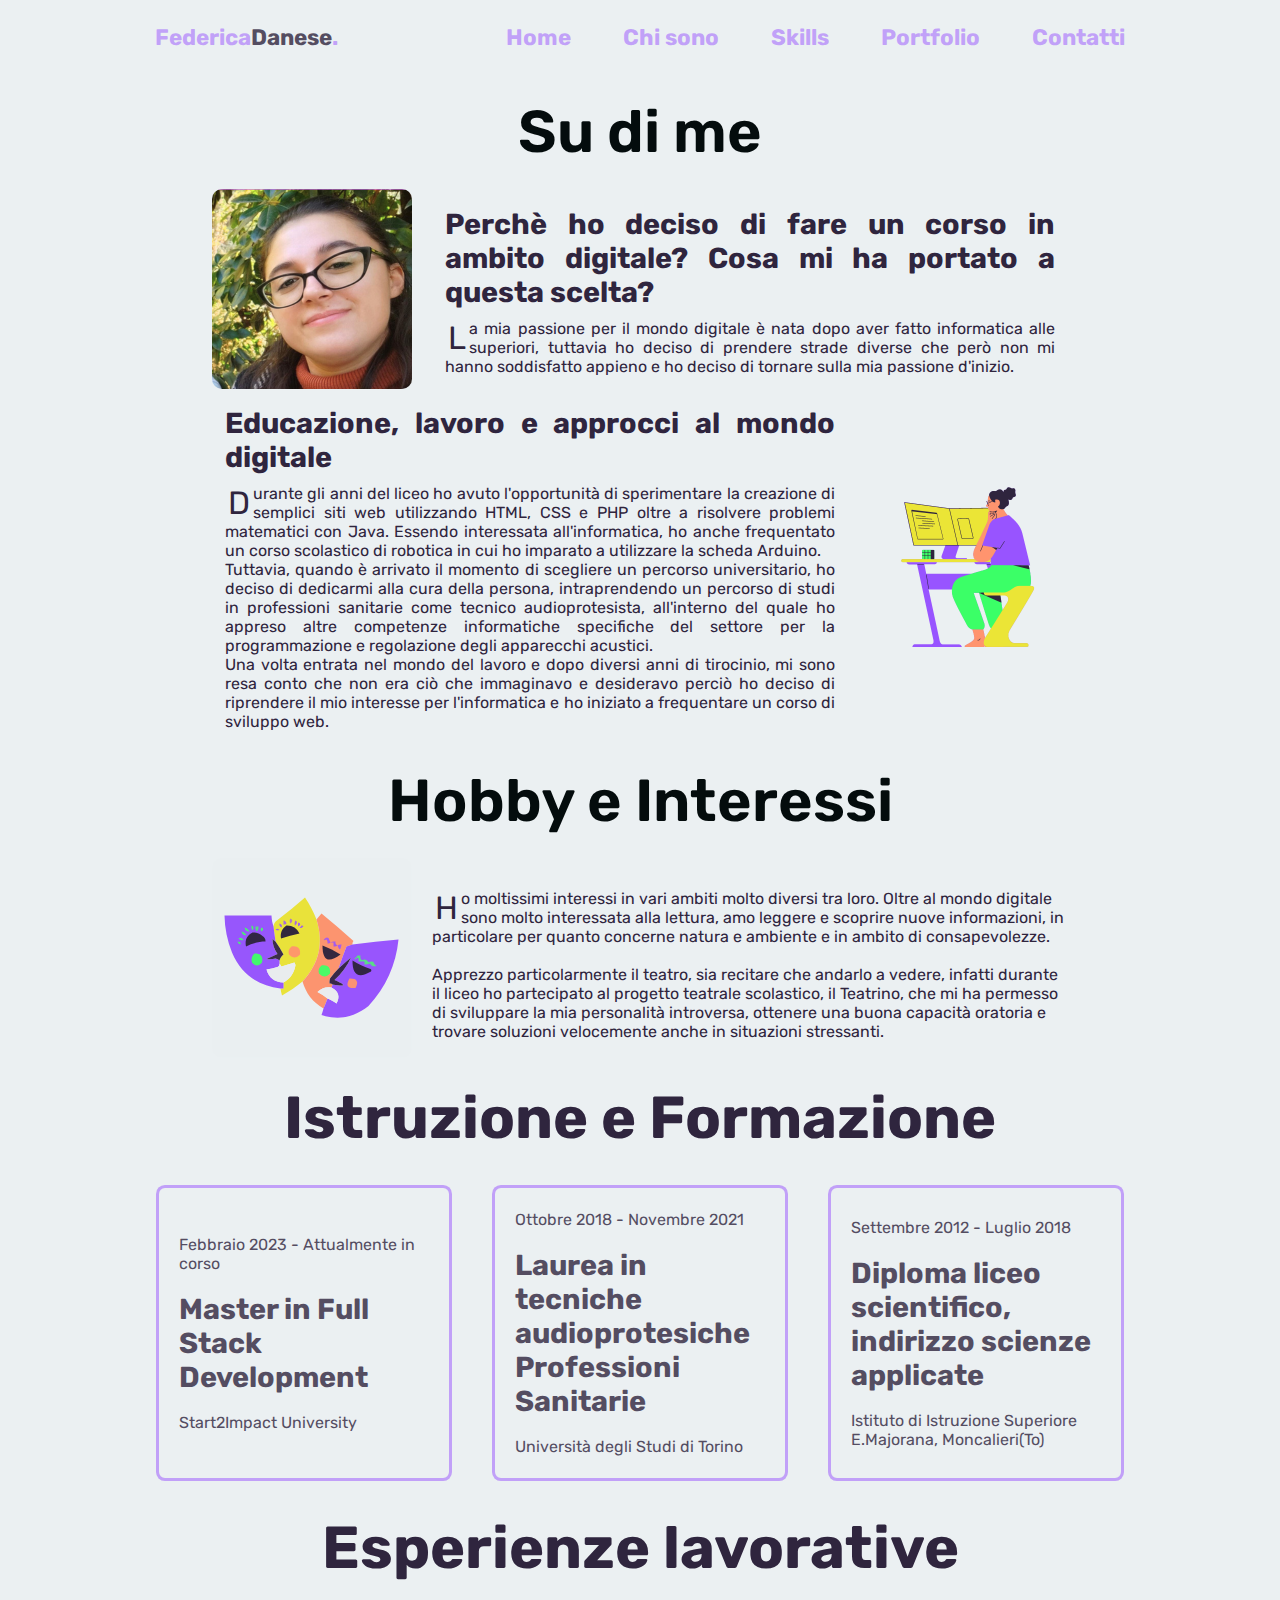
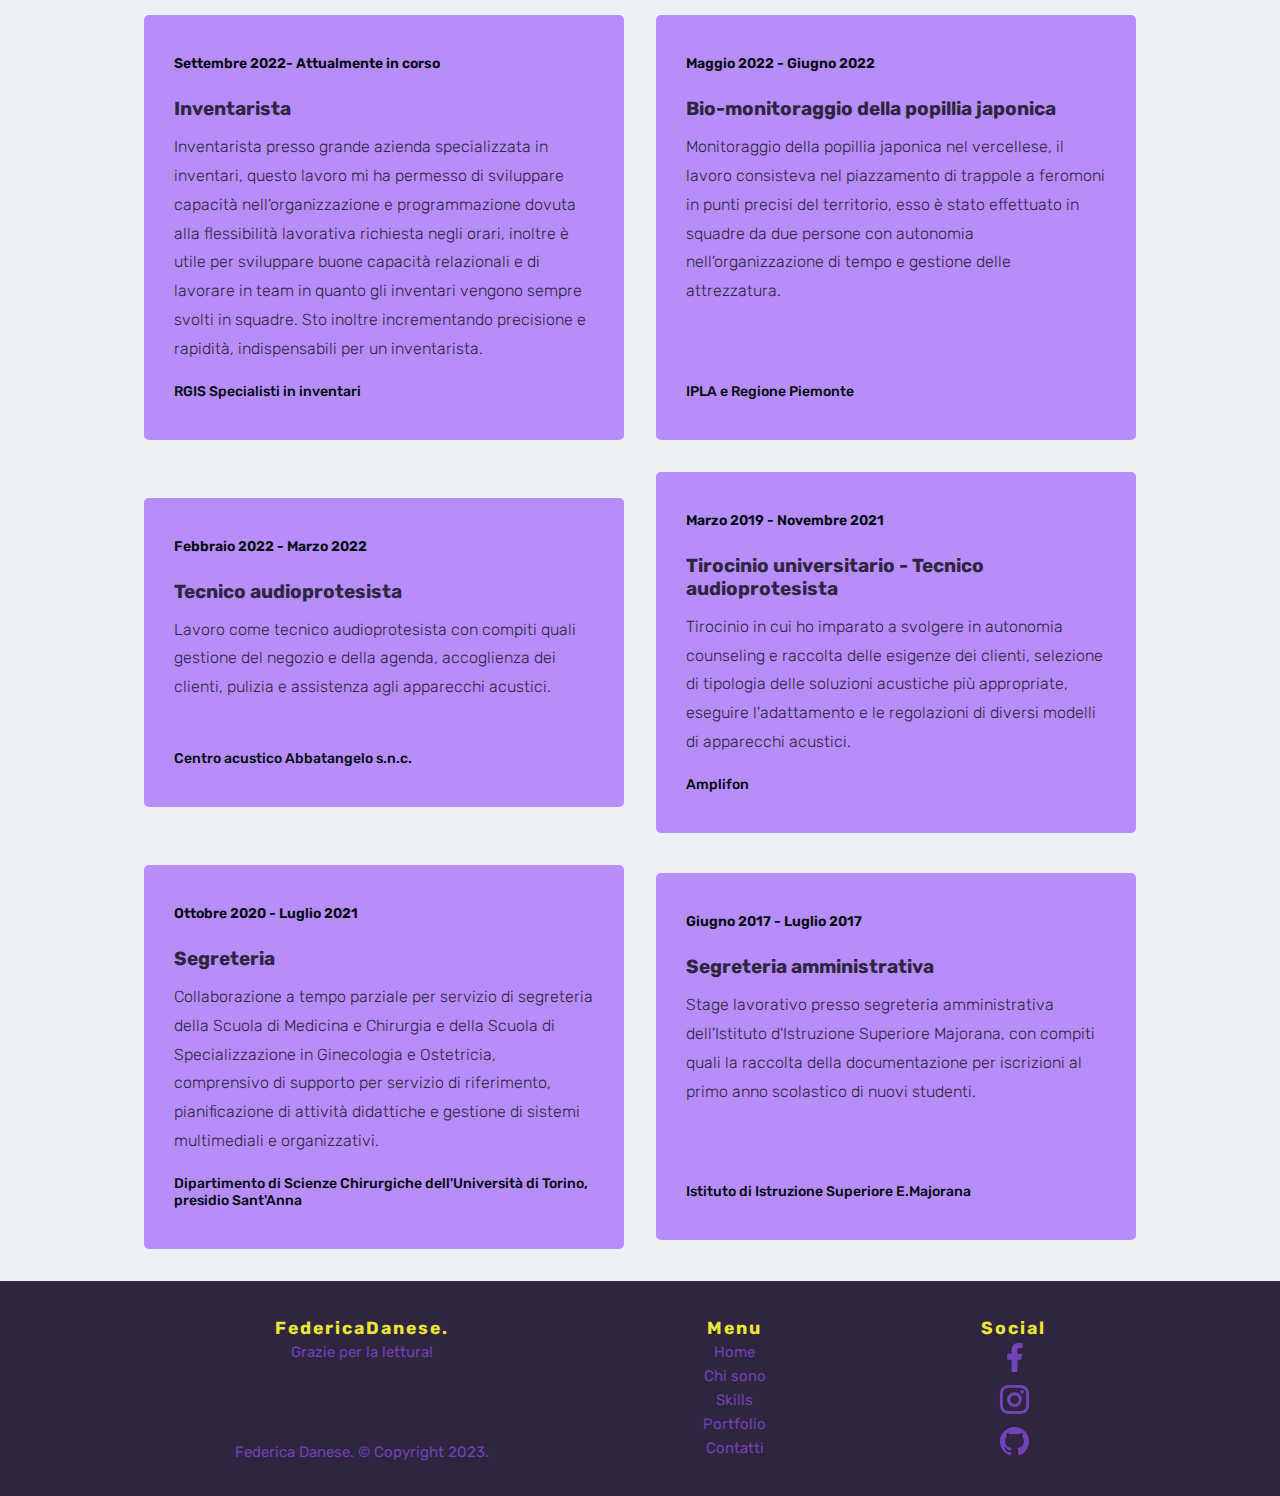
<file: about/index.html>
<!DOCTYPE html>
<html lang="it">
<head>
  <title>Federica Danese | About</title>
  <meta charset="UTF-8">
  <meta name="viewport" content="width=device-width, initial-scale=1.0">
  <meta name="author" content="Federica Danese">
  <meta name="description" content="Sito portfolio di Federica Danese">
  <meta name ="keywords" content="sito personale, portfolio, about, skills">
  <meta name="copyright" content="Federica Danese">
  <meta http-equiv="refresh" content="30">
  <link rel="icon" type="image/svg+xml" href="../assets/images/favicon.svg" />
  <link rel='stylesheet' href='../assets/css/about/style.css'>
  <link rel="preconnect" href="https://fonts.googleapis.com">
  <link rel="preconnect" href="https://fonts.gstatic.com" crossorigin>
  <link href="https://fonts.googleapis.com/css2?family=Rubik:wght@300;400;500;600;700;800;900&display=swap" rel="stylesheet">
</head>

<body>
<!--Menu-->
<header class="header">
  <nav class="content">
    <a class="logo" href="../">Federica<span>Danese</span>.</a>
    <ul class="menu"> 
      <li><a href="../">Home</a></li>  
      <li><a href="#about">Chi sono</a></li>
      <li><a href="../skills">Skills</a></li>
      <li><a href="../portfolio">Portfolio</a></li>
      <li><a href="../index.html#contact">Contatti</a></li>
    </ul>
    <div class="header-icons">
      <div class="icon-hamburger">
        <span></span>
        <span></span>
        <span></span>
      </div>
    </div>
  </nav>
</header>
  
<!--About section-->
<section id="about">
  <article class="about-me">
    <div class="center">
      <h1>Su di me</h1>
    </div>
    <article class="first-paragraph">
      <div class="image1">
        <img src="../assets/images/photo2.1.png" title="Federica Danese">
      </div>
      <div class="text">
        <h4>Perchè ho deciso di fare un corso in ambito digitale? Cosa mi ha portato a questa scelta?</h4>
        <p>La mia passione per il mondo digitale è nata dopo aver fatto informatica alle superiori, tuttavia
          ho deciso di prendere strade diverse che però non mi hanno soddisfatto appieno e ho deciso di tornare 
          sulla mia passione d'inizio.
        </p>
      </div>
    </article>
    <article class="second-paragraph">
      <div class="text">
        <h4>Educazione, lavoro e approcci al mondo digitale</h4>
          <p>Durante gli anni del liceo ho avuto l'opportunità di sperimentare la creazione di semplici siti web utilizzando HTML, CSS e PHP oltre a 
            risolvere problemi matematici con Java. 
            Essendo interessata all'informatica, ho anche frequentato un corso scolastico di robotica in cui ho imparato a 
            utilizzare la scheda Arduino. <br>
            Tuttavia, quando è arrivato il momento di scegliere un percorso universitario, ho deciso di dedicarmi alla cura della persona, intraprendendo 
            un percorso di studi in professioni sanitarie come tecnico audioprotesista, all'interno del quale ho appreso altre competenze informatiche specifiche
            del settore per la programmazione e regolazione degli apparecchi acustici. <br>
            Una volta entrata nel mondo del lavoro e dopo diversi anni di tirocinio, mi sono resa conto che non era ciò che immaginavo e desideravo
            perciò ho deciso di riprendere il mio interesse per l'informatica e ho iniziato a frequentare un corso di sviluppo web.
          </p>
      </div>
      <div class="image2">
        <img src="../assets/images/computer.png" title="approcci al mondo digitale">
      </div>

    </article>
    <div class="center">
      <h1>Hobby e Interessi</h1>
    </div>
    <article class="first-paragraph">
      <div class="image1">
        <img src="../assets/images/mask.svg" title="tra i miei interessi c'è il teatro">
      </div>
      <div class="text1">
        <p> Ho moltissimi interessi in vari ambiti molto diversi tra loro. Oltre al mondo digitale sono molto
          interessata alla lettura, amo leggere e scoprire nuove informazioni, in particolare per quanto concerne
          natura e ambiente e in ambito di consapevolezze. <br><br>
          Apprezzo particolarmente il teatro, sia recitare che andarlo a vedere, infatti durante il liceo ho partecipato
          al progetto teatrale scolastico, il Teatrino,  che mi ha permesso di sviluppare la mia personalità introversa,
          ottenere una buona capacità oratoria e trovare soluzioni velocemente anche in situazioni stressanti. 
        </p>
      </div>
    </article>
  </article>
</section>

  <!--Education-->
  <section class="education" id="education">
      <div class="center">
      <h1>Istruzione e Formazione</h1>
    </div>
    <div class="container">
      <div class="child" id="box1">
        <div class="text-box">
          <p>Febbraio 2023 - Attualmente in corso</p><br>
          <h3>Master in Full Stack Development</h3><br>
          <p>Start2Impact University</p> 
        </div>
      </div>
      <div class="child" id="box2">
        <div class="text-box">
          <p>Ottobre 2018 - Novembre 2021</p><br>
          <h3>Laurea in tecniche audioprotesiche <br> Professioni Sanitarie</h3><br>
          <p>Università degli Studi di Torino</p>
        </div>
      </div>
      <div class="child" id="box3">
        <div class="text-box">
          <p>Settembre 2012 - Luglio 2018</p><br>
          <h3>Diploma liceo scientifico, indirizzo scienze applicate</h3><br>
          <p>Istituto di Istruzione Superiore E.Majorana, Moncalieri(To)</p>
        </div> 
      </div>
    </div>
  </section>
   
  <!--Job-->
  <section class="job" id="job">
    <div class="center">
        <h1>Esperienze lavorative</h1>
    </div>

    <div class="job-content">
        <div class="box">
            <h6>Settembre 2022- Attualmente in corso</h6>
            <h4>Inventarista</h4>
            <p> Inventarista presso grande azienda specializzata in inventari, questo lavoro mi ha permesso di sviluppare
                capacità nell'organizzazione e programmazione dovuta alla flessibilità lavorativa richiesta negli orari, inoltre
                è utile per sviluppare buone capacità relazionali e di lavorare in team in quanto gli inventari vengono sempre svolti
                in squadre. Sto inoltre incrementando precisione e rapidità, indispensabili per un inventarista.
            </p>
            <h5>RGIS Specialisti in inventari</h5>
        </div>

        <div class="box">
            <h6>Maggio 2022 - Giugno 2022</h6>
            <h4>Bio-monitoraggio della popillia japonica</h4>
            <p>Monitoraggio della popillia japonica nel vercellese, il lavoro consisteva nel piazzamento di trappole a feromoni in 
                punti precisi del territorio, esso è stato effettuato in squadre da due persone con autonomia nell'organizzazione di 
                tempo e gestione delle attrezzatura. <br> <br> <br>
            </p>
            <h5>IPLA e Regione Piemonte</h5>
        </div>

        <div class="box">
            <h6>Febbraio 2022 - Marzo 2022</h6>
            <h4>Tecnico audioprotesista</h4>
            <p>Lavoro come tecnico audioprotesista con compiti quali gestione del negozio e della agenda, accoglienza dei clienti, 
                pulizia e assistenza agli apparecchi acustici. <br> <br>
              </p>
            <h5>Centro acustico Abbatangelo s.n.c.</h5>
        </div>

        <div class="box">
            <h6>Marzo 2019 - Novembre 2021</h6>
            <h4>Tirocinio universitario - Tecnico audioprotesista</h4>
            <p>Tirocinio in cui ho imparato a svolgere in autonomia counseling e raccolta delle esigenze dei clienti, selezione di 
                tipologia delle soluzioni acustiche più appropriate, eseguire l'adattamento e le regolazioni di diversi modelli di 
                apparecchi acustici.</p>
            <h5>Amplifon</h5>
        </div>

        <div class="box">
            <h6>Ottobre 2020 - Luglio 2021</h6>
            <h4>Segreteria</h4>
            <p>Collaborazione a tempo parziale per servizio di segreteria della Scuola di Medicina e Chirurgia e della Scuola 
                di Specializzazione in Ginecologia e Ostetricia, comprensivo di supporto per servizio di riferimento, pianificazione di attività
                 didattiche e gestione di sistemi multimediali e organizzativi.</p>
            <h5>Dipartimento di Scienze Chirurgiche dell'Università di Torino, presidio Sant'Anna</h5>
        </div>

        <div class="box">
            <h6>Giugno 2017 - Luglio 2017</h6>
            <h4>Segreteria amministrativa</h4>
            <p>Stage lavorativo presso segreteria amministrativa dell'Istituto d'Istruzione Superiore Majorana, con compiti quali 
                la raccolta della documentazione per iscrizioni al primo anno scolastico di nuovi studenti. <br> <br> <br> 
              </p>
            <h5>Istituto di Istruzione Superiore E.Majorana</h5>
        </div>
    </div>
</section>

<!--Site footer-->
<footer class="site-footer">
  <div class="container-footer">
    <div class="box-footer">
      <h5>FedericaDanese.</h5>
      <p>Grazie per la lettura!</p>
      <div class="copyright-text">
        <p>Federica Danese. © Copyright 2023.</p> 
      </div>  
    </div>

    <div class="box-footer">
      <h5>Menu</h5>
      <ul class="footer-links">
        <li><a href="../">Home</a></li>
        <li><a href="#about">Chi sono</a></li>
        <li><a href="../skills">Skills</a></li>
        <li><a href="../portfolio">Portfolio</a></li>
        <li><a href="../index.html#contact">Contatti</a></li>
      </ul>
    </div>

    <div class="box-footer">
      <h5>Social</h5>
      <ul class="social-icons">
        <li><a class="facebook" href="https://www.facebook.com/profile.php?id=100009888428708" target="_blank"><img src = "../assets/images/social/facebook.svg" title="premi per vedere il mio profilo facebook"/></a></li>
          <li><a class="instagram" href="https://www.instagram.com/federica__danese/" target="_blank"><img src = "../assets/images/social/instagram.svg" title="premi per vedere il mio profilo instagram"/></a></li>
          <li><a class="github" href="https://github.com/Federica-Danese" target="_blank"><img src = "../assets/images/social/github.svg" title="premi per vedere il mio profilo github"/></a></li>   
      </ul>
    </div>
  </div>
</footer>

  <script type="text/javascript" src="../assets/js/about/script.js"></script>

</body>
</html>
</file>
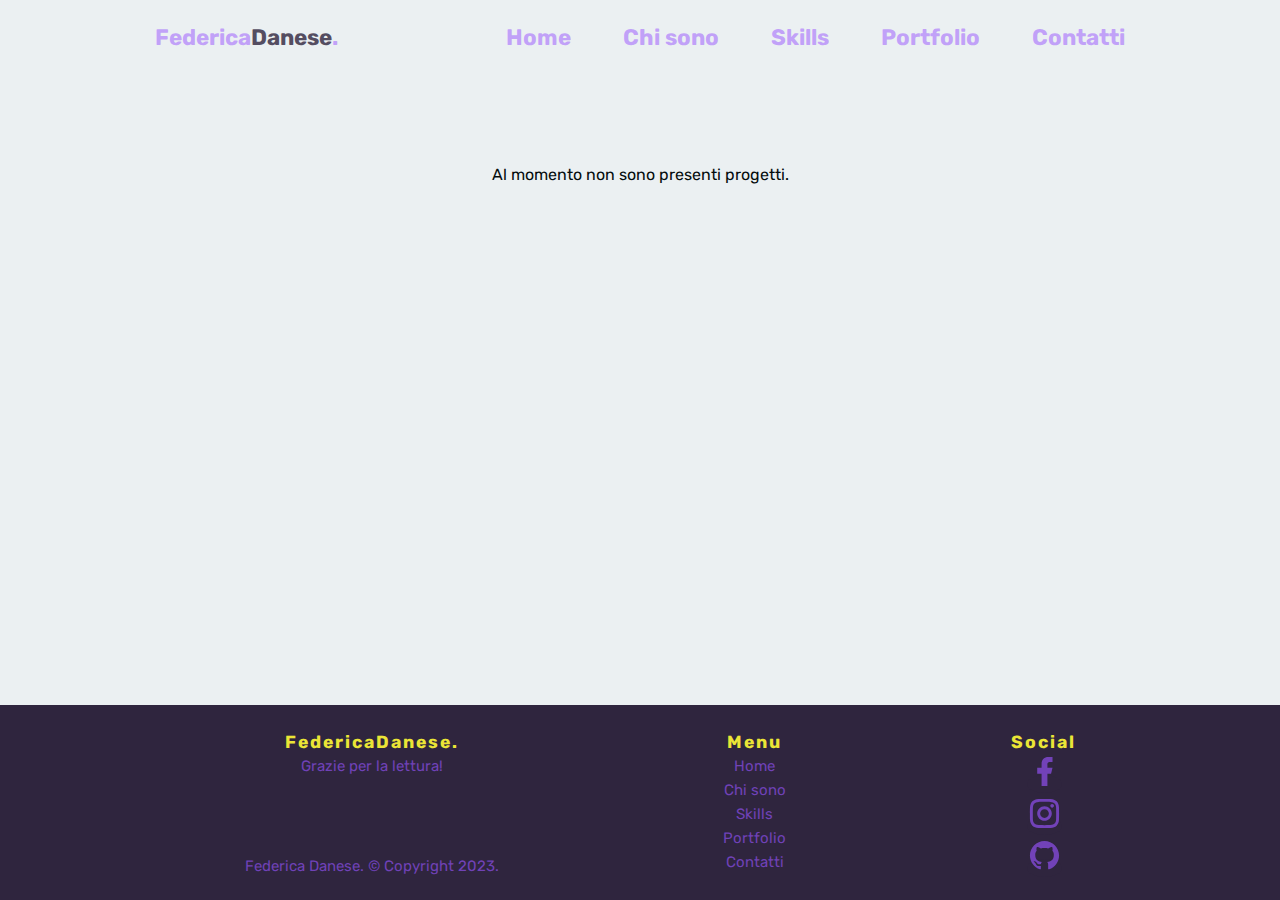
<file: portfolio/index.html>
<!DOCTYPE html>
<html lang='it'>     
<head>
    <title>Federica Danese | Porfolio</title>
    <meta charset="UTF-8">
    <meta name="viewport" content="width=device-width, initial-scale=1.0">
    <meta name="author" content="Federica Danese">
    <meta name="description" content="Sito portfolio di Federica Danese">
    <meta name ="keywords" content="sito personale, portfolio, about, skills">
    <meta name="copyright" content="Federica Danese">
    <meta http-equiv="refresh" content="30">
    <link rel="icon" type="image/svg+xml" href="../assets/images/favicon.svg" />
    <link rel="stylesheet" href="../assets/css/portfolio/style.css">
    <link rel="preconnect" href="https://fonts.googleapis.com">
    <link rel="preconnect" href="https://fonts.gstatic.com" crossorigin>
    <link href="https://fonts.googleapis.com/css2?family=Rubik:wght@300;400;500;600;700;800;900&display=swap" rel="stylesheet">
</head>

<body>
<!--Menu-->
<header class="header">
  <nav class="content">
    <a class="logo" href="../">Federica<span>Danese</span>.</a>
    <ul class="menu"> 
      <li><a href="../">Home</a></li>
      <li><a href="../about/">Chi sono</a></li>
      <li><a href="../skills">Skills</a></li>
      <li><a href="portfolio.html">Portfolio</a></li>
      <li><a href="../index.html#contact">Contatti</a></li>
    </ul>
    <div class="header-icons">
      <div class="icon-hamburger">
        <span></span>
        <span></span>
        <span></span>
      </div>
    </div>
  </nav>
</header>

<!--Section portfolio-->
<section class="projects">
  <div class="container-project">
    <p>Al momento non sono presenti progetti.</p>
  </div>
</section>

<!--Site footer-->
<footer class="site-footer" id="site-footer">
  <div class="container-footer">
    <div class="box-footer">
      <h5>FedericaDanese.</h5>
      <p>Grazie per la lettura!</p>
      <div class="copyright-text">
        <p>Federica Danese. © Copyright 2023.</p> 
      </div>  
    </div>
    <div class="box-footer">
      <h5>Menu</h5>
      <ul class="footer-links">
        <li><a href="../">Home</a></li>
        <li><a href="../about">Chi sono</a></li>
        <li><a href="../skills">Skills</a></li>
        <li><a href="portfolio.html">Portfolio</a></li>
        <li><a href="../index.html#contact">Contatti</a></li>
      </ul>
    </div>
    <div class="box-footer">
      <h5>Social</h5>
      <ul class="social-icons">
        <li><a class="facebook" href="https://www.facebook.com/profile.php?id=100009888428708" target="_blank"><img src = "../assets/images/social/facebook.svg" title="premi per vedere il mio profilo facebook"/></a></li>
          <li><a class="instagram" href="https://www.instagram.com/federica__danese/" target="_blank"><img src = "../assets/images/social/instagram.svg" title="premi per vedere il mio profilo instagram"/></a></li>
          <li><a class="github" href="https://github.com/Federica-Danese" target="_blank"><img src = "../assets/images/social/github.svg" title="premi per vedere il mio profilo github"/></a></li>   
      </ul>
    </div>
  </div>
</footer>

<script type="text/javascript" src="../assets/js/portfolio/script.js"></script>

</body>
</html>
</file>
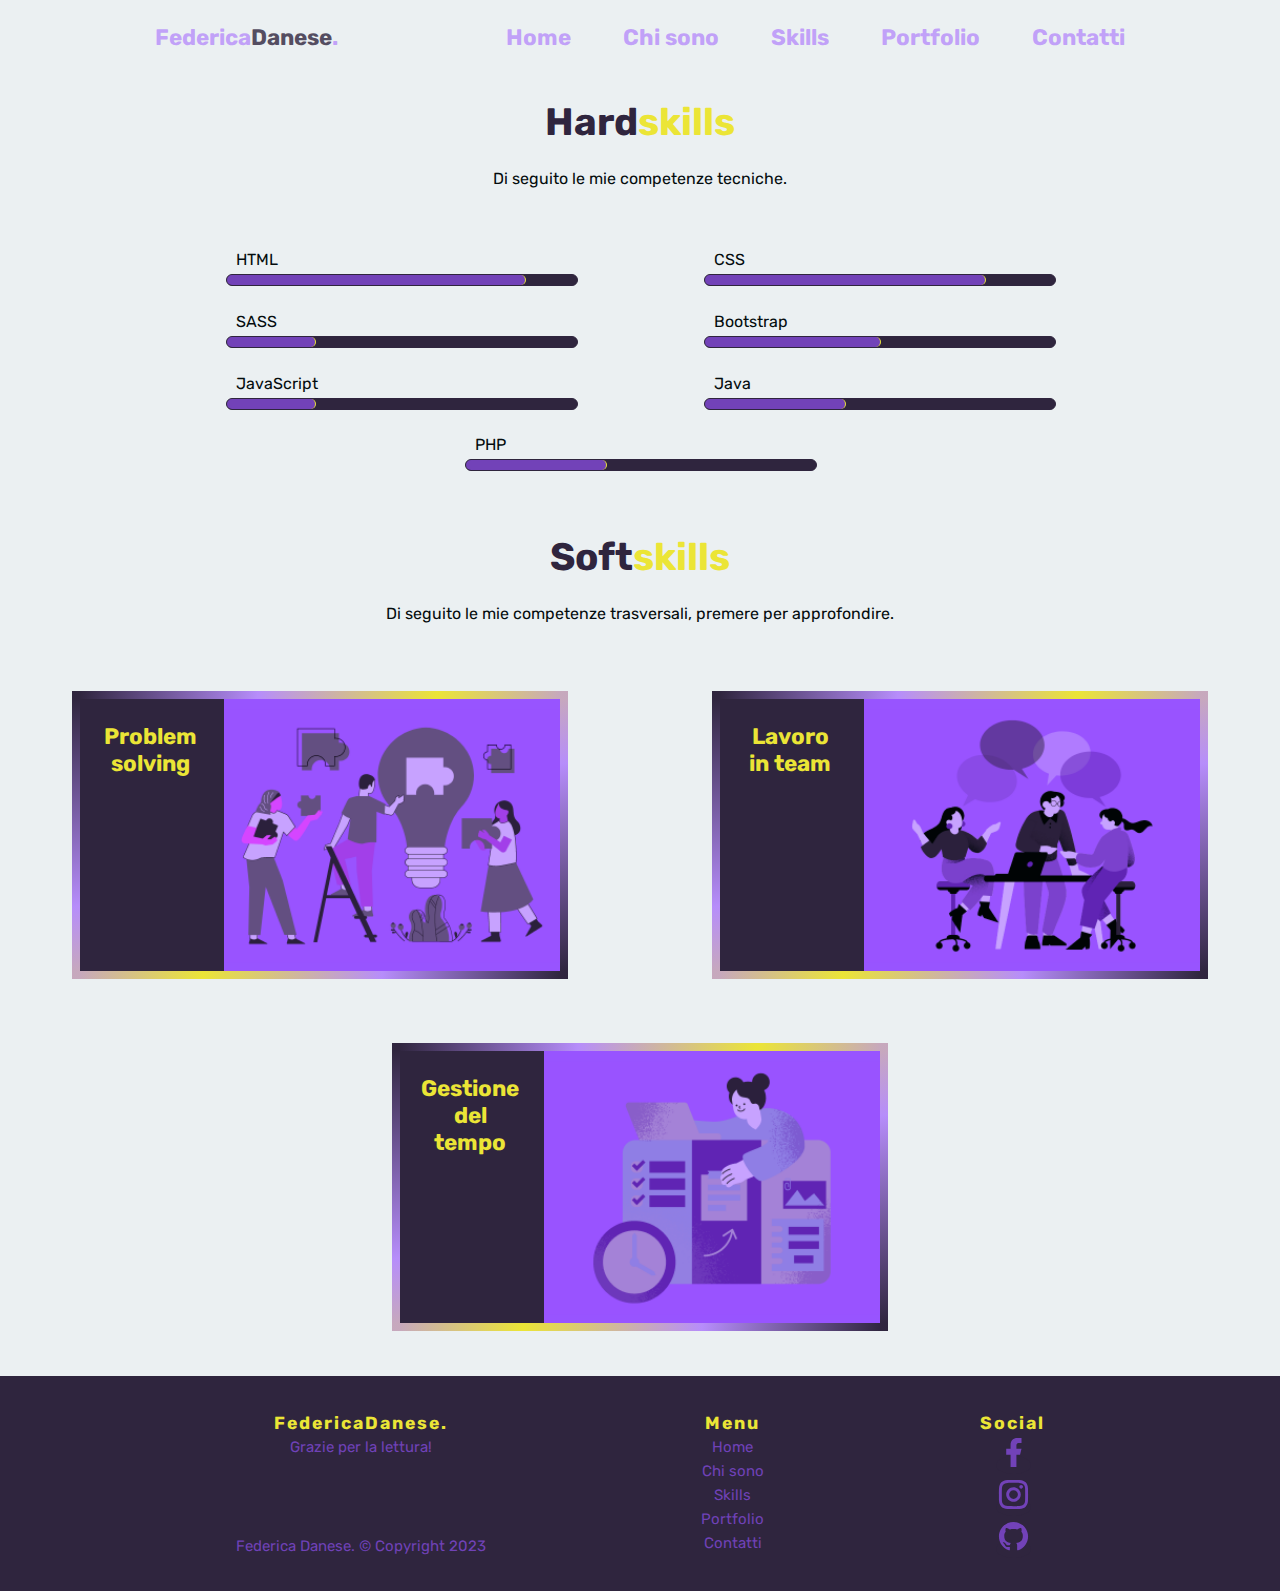
<file: skills/index.html>
<!DOCTYPE html>
<html lang='it'>     
<head>
    <title>Federica Danese | Skills</title>
    <meta charset="UTF-8">
    <meta name="viewport" content="width=device-width, initial-scale=1.0">
    <meta name="author" content="Federica Danese">
    <meta name="description" content="Sito portfolio di Federica Danese">
    <meta name ="keywords" content="sito personale, portfolio, about, skills">
    <meta name="copyright" content="Federica Danese">
    <meta http-equiv="refresh" content="30">
    <link rel="icon" type="image/svg+xml" href="../assets/images/favicon.svg" />
    <link rel="stylesheet" href="../assets/css/skills/style.css">
    <link rel="preconnect" href="https://fonts.googleapis.com">
<link rel="preconnect" href="https://fonts.gstatic.com" crossorigin>
<link href="https://fonts.googleapis.com/css2?family=Rubik:wght@300;400;500;600;700;800;900&display=swap" rel="stylesheet">
</head>

<body>   
<!--Menu-->
<header class="header">
  <nav class="content">
    <a class="logo" href="../">Federica<span>Danese</span>.</a>
    <ul class="menu"> 
      <li><a href="../">Home</a></li>
      <li><a href="../about">Chi sono</a></li>
      <li><a href="#skills-section">Skills</a></li>
      <li><a href="../portfolio">Portfolio</a></li>
      <li><a href="../index.html#contact">Contatti</a></li>
    </ul>
    <div class="header-icons">
      <div class="icon-hamburger">
        <span></span>
        <span></span>
        <span></span>
      </div>
    </div>
  </nav>
</header>
    
<!--Hard skills-->
<section class="skills-section" id="skills-section">
  <div class="skills">
    <div class="skills-title">
      <h2>Hard<span>skills</span></h2>
      <p>Di seguito le mie competenze tecniche.</p>
    </div> 
    <div class="skill-main">
      <div class="skill-bar">
          <div class="info">
              <p>HTML</p>
          </div>
          <div class="bar">
              <span class="html"></span>
          </div>
      </div>
      <div class="skill-bar">
          <div class="info">
              <p>CSS</p>
          </div>
          <div class="bar">
              <span class="css"></span>
          </div>
      </div>  
      <div class="skill-bar">
        <div class="info">
            <p>SASS</p>
        </div>
        <div class="bar">
            <span class="sass"></span>
        </div>
      </div>
      <div class="skill-bar">
        <div class="info">
            <p>Bootstrap</p>
        </div>
        <div class="bar">
            <span class="bootstrap"></span>
        </div>
      </div>     
      <div class="skill-bar">
        <div class="info">
            <p>JavaScript</p>
        </div>
        <div class="bar">
            <span class="javascript"></span>
        </div>
      </div>
      <div class="skill-bar">
          <div class="info">
              <p>Java</p>
          </div>
          <div class="bar">
              <span class="java"></span>
          </div>
      </div>   
      <div class="skill-bar">
        <div class="info">
            <p>PHP</p>
        </div>
        <div class="bar">
            <span class="php"></span>
        </div>
      </div>     
    </div>
  </div>
</section>

<!--Soft skills-->
<section>
  <div class="soft-skills">
    <div class="skills-title">
      <h2>Soft<span>skills</span></h2>
      <p>Di seguito le mie competenze trasversali, premere per approfondire.</p>
    </div>    
    <div class="main-container">
      <!--Prima card-->
      <div class="item1">
        <div class="wrap animate pop">
          <div class="overlay">
            <div class="overlay-content animate slide-left">
              <h4 class="animate slide-left pop">Problem solving</h4>
            </div>
            <div class="image-content animate slide">
              <img src="../assets/images/problem-solving.svg" title="problem solving">
            </div>
          </div>
            <div class="text">
              <p>Come ho imparato lo sviluppo web richiede la risoluzioni di sempre nuovi problemi. <br>
                Durante i miei anni di studio e le varie esperienze lavorative, ho avuto l'opportunità di 
                sviluppare competenze nel trovare soluzioni rapide ed efficaci a problemi pratici.</p>
            </div>
        </div>
      </div>
      <!--Seconda card--> 
      <div class="item2">
        <div class="wrap animate pop">
          <div class="overlay">
            <div class="overlay-content animate slide-left">
              <h4 class="animate slide-left pop">Lavoro in team</h4>
            </div>
            <div class="image-content animate slide">
              <img src="../assets/images/team-work.svg" title="team work">
            </div>
          </div>
           <div class="text">
             <p> Ho avuto l'opportunità di sviluppare ottime competenze di comunicazione al fine di 
               facilitare scambi di opinioni e discussioni professionali con altri professionisti del mio settore. 
               Questo è particolarmente evidente nel mio lavoro attuale come inventarista, dove opero 
               costantemente in squadre, e in precedenza come audioprotesista, dove la collaborazione con 
               altri professionisti sanitari era essenziale.</p>
           </div>
        </div>
      </div>
      <!--Terza card--> 
      <div class="item3">
        <div class="wrap animate pop">
          <div class="overlay">
            <div class="overlay-content animate slide-left">
              <h4 class="animate slide-left pop">Gestione del tempo</h4>
            </div>
            <div class="image-content animate slide">
              <img src="../assets/images/time-management.svg" title="time management">
            </div>
          </div>
          <div class="text">
            <p> Sia durante il periodo scolastico che quello lavorativo è stato necessario
              apprendere come gestire al meglio il mio tempo, al fine di portare a termine
              progetti o per poter incastrare diversi impegni e scadenze tra di loro.
            </p>
          </div>
        </div>
      </div>
    </div>   
  </div>
</section>
    
<!--Site footer-->
<footer class="site-footer">
  <div class="container-footer">
    <div class="box-footer">
      <h5>FedericaDanese.</h5>
      <p>Grazie per la lettura!</p>
      <div class="copyright-text">
        <p>Federica Danese. © Copyright 2023</p> 
      </div>  
    </div>
    <div class="box-footer">
      <h5>Menu</h5>
      <ul class="footer-links">
        <li><a href="../">Home</a></li>
        <li><a href="../about">Chi sono</a></li>
        <li><a href="#skills-section">Skills</a></li>
        <li><a href="../portfolio">Portfolio</a></li>
        <li><a href="../index.html#contact">Contatti</a></li>
      </ul>
    </div>
    <div class="box-footer">
      <h5>Social</h5>
      <ul class="social-icons">
        <li><a class="facebook" href="https://www.facebook.com/profile.php?id=100009888428708" target="_blank"><img src = "../assets/images/social/facebook.svg" title="premi per vedere il mio profilo facebook"/></a></li>
          <li><a class="instagram" href="https://www.instagram.com/federica__danese/" target="_blank"><img src = "../assets/images/social/instagram.svg" title="premi per vedere il mio profilo instagram"/></a></li>
          <li><a class="github" href="https://github.com/Federica-Danese" target="_blank"><img src = "../assets/images/social/github.svg" title="premi per vedere il mio profilo github"/></a></li>   
      </ul>
    </div>
  </div>  
</footer>


    <script type="text/javascript" src="../assets/js/skills/script.js"></script>  
    
</body>
</html>
</file>
<file: assets/css/about/style.css>
* {
    padding: 0;
    margin: 0;
    box-sizing: content-box; 
    font-family: 'Rubik', sans-serif;
    text-decoration: none;
    list-style: none;
    scroll-behavior: smooth;
    scroll-padding-top: 2rem;
  }
  
  :root {
    --bg-color: #ebf0f2;
    --main-color: #9854ffa2;
    --second-main-color: #2f253e;
    --text-color: #040C0D;
    --btn-color: #ebe536;
    --h1-font: 3.7rem;
    --h2-font: 2.4rem;
    --h3-font: 1.8rem;
    --h4-font: 1.4rem;
    --h5-font: 1.1rem;
    --p-font: 1rem;
  }
 
  body {
    background: var(--bg-color);
    color: var(--text-color);
  }
  
  /*Scrollbar*/
  html::-webkit-scrollbar {
    width: 15px;
  }

  html::-webkit-scrollbar-track {
    box-shadow: inset 0 0 5px rgba(0, 0, 0, 0.5);
    border: 1px solid var(--text-color);
  }

  html::-webkit-scrollbar-thumb {
    background-image: -webkit-gradient(linear, left bottom, left top, color-stop(.5, var(--main-color)), color-stop(1, var(--second-main-color)));
    border: 1px solid var(--text-color);
  }

  /*Menu*/
  .header{
    position: sticky;
    width: 100%;
    top: 0;
    left: 0;
    z-index: 100;
    background-color: var(--bg-color);
  }
  
  .content{
    max-width: 1200px;
    width: 100%;
    margin: 0 auto;
    display: flex;
    flex-direction: row;
    justify-content: center;
  }
  
  .logo{
    margin-right: 10%;
    padding: 1.5rem;
    color: var(--main-color);
    opacity: 0.8;
    font-size: var(--h4-font);
    font-weight: bold;
  }

  .logo span{
    color: var(--second-main-color);
  }
  
  .menu{
    margin-bottom: 0;
    padding-bottom: 0;
  }
  
  .menu li{
    display: inline-block;
  }
  
  .menu li a{
    display: block;
    padding: 1.5rem;
    text-decoration: none;
    color: var(--main-color);
    opacity: 0.8;
    font-size: var(--h4-font);
    font-weight: bold;
  }
  
  .menu li a:hover{
    color: var(--second-main-color);
  }

  /*About section*/
  section{
    margin:0 7em;
  }
  
  .about-me {
    margin: 0 100px;
  }

  .center {
    text-align: center;
    margin: 2% 0;
  }
  .center h1{
    font-size: var(--h1-font);
    color: var(--second-main-color);
    font-weight: 700;
  }
  
  .about-me  h1{
    font-size: var(--h1-font);
    padding: 5px;
    color: var(--text-color);
    font-weight: 600;
  }  
    
  .first-paragraph, .second-paragraph {
    display: flex;
    flex-direction: row;
    justify-content: center;
    align-items: center;
    gap: 20px;
  }

  .text{
    justify-content: center;
    align-content: center;
    text-align: justify;
    padding: 1.5%;
  }

  .first-paragraph h4, .second-paragraph h4 {
    font-size: var(--h3-font);
    color: var(--second-main-color);
  }
  
  .first-paragraph p, .second-paragraph p {
    margin-top: 10px;
    font-size: var(--p-font);    
    color: var(--second-main-color);
  }

  .first-paragraph p::first-letter, .second-paragraph p::first-letter {
    float: left;
    font-size: 200%;    
    margin: 0 0.1em 0;
  }

  .image1 img, .image2 img{
    width: 200px;
    height: auto;
    border-radius: 5%; 
  }
  
  /*Education*/
  .container {
    display: flex;
    flex-direction: row;
    flex-wrap: wrap;
    justify-content: center;
    align-content: center;
    gap: 40px;
    margin: 2em;
  }
  
  .child {
    width: 250px;
    height: 250px;
    padding: 20px;
    background-color: var(--bg-color);
    color: var(--second-main-color);
    opacity: 0.8;
    border: 3px solid var(--main-color);
    border-radius: 3%;
    justify-content: center;
    align-content: center;
    cursor: pointer;
    transition: all .40s;
  }
  
  .child h3{
    font-size: var(--h3-font);
  }
  
  .child h4{
    font-size: var(--h4-font);
  }
  
  .child:hover {
    transform: translateY(-15px);
    box-shadow: 0px 15px 30px 0px rgb(0 0 0 / 70%);
    border-radius: 3%;
  }
  
  /*Job*/
  .job-content {
    display: grid;
    grid-template-columns: repeat(auto-fit, minmax(450px, auto));
    grid-gap: 2rem;
    align-items: center;
    margin: 2rem;
  }
  
  .box {
    background: var(--main-color);
    padding: 40px 30px;
    border-radius: 5px;
    cursor: pointer;
    transition: all .40s;
  }
  
  .box h6 {
    color: var(--text-color);
    font-size: 14px;
    font-weight: 600;
    margin-bottom: 10px;
  }
  
  .box h4 {
    color: var(--second-main-color);
    font-size: 19px;
    font-weight: 700;
    margin-top: 25px;
    margin-bottom: 13px;
  }
  
  .box p {
    font-size: var(--p-font);
    font-weight: 300;
    margin-bottom: 1.2rem;
    line-height: 1.8rem;
    color: var(--second-main-color);
  }
  
  .box h5 {
    font-size: 14px;
    font-weight: 500;
    color: var(--text-color);
  }
  
  .box:hover {
    transform: translateY(-15px);
    box-shadow: 0px 15px 30px 0px rgb(0 0 0 / 70%);
  }

  /*Site footer*/
  .site-footer .container-footer{
    display: flex;
    flex-direction: row;
    justify-content: space-evenly;
  }
  
  .site-footer{
    background-color: var(--second-main-color);
    padding:30px 20px;
    font-size:15px;
    line-height:24px;
  }

  .site-footer .footer-links{
    list-style: none;
  }
  
  .site-footer p, a{
    color:var(--main-color);
  }
  
  .site-footer h5{
    margin-top:5px;
    color:var(--btn-color);
    font-size:var(--h5-font);
    letter-spacing:2px;
  }
  
  .site-footer a:hover{
    color:var(--btn-color);
    text-decoration:none;
  }
  
  .site-footer .social-icons{
    margin: 0 25%;
    list-style:none;
    width:35px;
  }
  
  .site-footer .social-icons a{
    width:40px;
    height:40px;
    border-radius:100%;
    background-color:var(--second-main-color)
  }
  
  .site-footer .social-icons a:active,.social-icons a:focus,.social-icons a:hover{
    background-color: var(--btn-color);
  }
  
  .site-footer .copyright-text{
    padding-top: 30%;
    color: var(--main-color);
  }
  
  .site-footer .box-footer {
    text-align: center;
  }
 

@media (max-width: 1023px) and (min-width: 768px) {
  :root {
    --h1-font: 3rem;
    --h2-font: 2rem;
    --h3-font: 1.6rem;
    --h4-font: 1.2rem;
    --h5-font: 1rem;
    --p-font: 0.9rem;
  }

  /*Menu responsive*/
  .logo{
    padding: 1.5rem 0.7rem;
  }
  
  .menu li a{
    padding: 1.5rem 0.7rem;
  }

  /*About section responsive*/
  .about-me {
    margin: 3%;
    display: flex;
    flex-direction: column;
    justify-content: center;
    align-content: center;
  }

  .first-paragraph, .second-paragraph {
    display: flex;
    flex-direction: column;
    justify-content: center;
    align-items: center;
    gap: 15px;
  }
}

@media (max-width: 767px) {
  :root {
    --h1-font: 2.5rem;
    --h2-font: 1.8rem;
    --h3-font: 1.5rem;
    --h4-font: 1.1rem;
    --h5-font: 0.9rem;
    --p-font: 0.8rem;
  }

  /*Menu responsive*/
  .content{
    display: flex;
    justify-content: space-between;
    height: 50px;
  }
  
  .logo{
    padding: 2.5% 5%;
  }

  .menu{
    position: absolute;
    top: 50px;
    background-color: var(--bg-color);
    width: 100%;
    height: 100vh;
    height: 0vh;
    overflow: hidden;
    transition: all 1s cubic-bezier(.215, .61, .355, 1);
  }

  .menu li{
    width: 100%;
  }

  .menu-open .menu{
    height: 100vh;
    padding: 2%;
  }

  .icon-hamburger{
    padding: 0 30px 0;
    cursor: pointer;
  }

  .icon-hamburger span{
    width: 28px;
    height: 1.5px;
    display: block;
    margin-top: 10px;
    background: var(--main-color);
  }

  /*About section responsive*/
  section{
    margin: 0;
    padding: 5%;
  }
 
  .about-me {
    margin: 3%;
    display: flex;
    flex-direction: column;
    justify-content: center;
    align-content: center;
  }

  .first-paragraph, .second-paragraph {
    display: flex;
    flex-direction: column;
    justify-content: center;
    align-items: center;
    gap: 10px;
  }
  
  .second-paragraph .text{
    order: 2;
  }
  .second-paragraph .image2{
    order: 1;
  }

  /*Job responsive*/
  .job-content {
    grid-template-columns: repeat(auto-fit, minmax(250px, auto));
    margin: 1rem;
  }
  
  .box {
    padding: 20px;
  }

  /*Site footer responsive*/
  .site-footer .container-footer {
    flex-direction: column;
    align-items: center;
  }

  .site-footer .social-icons {
    margin: 5px 20px;
  }

  .site-footer .copyright-text {
    padding-top: 0;
  }

  .site-footer .container-footer {
    padding: 20px;
  }

  .site-footer .box-footer {
    margin: 20px 0;
  }
}
</file>
<file: assets/css/portfolio/style.css>
* {
    padding: 0;
    margin: 0;
    box-sizing: content-box; 
    font-family: 'Rubik', sans-serif;
    text-decoration: none;
    list-style: none;
    scroll-behavior: smooth;
    scroll-padding-top: 2rem;
  }
  
  :root {
    --bg-color: #ebf0f2;
    --main-color: #9854ffa2;
    --second-main-color: #2f253e;
    --text-color: #040C0D;
    --btn-color: #ebe536;
    --h1-font: 3.7rem;
    --h2-font: 2.4rem;
    --h3-font: 1.8rem;
    --h4-font: 1.4rem;
    --h5-font: 1.1rem;
    --p-font: 1rem;
  }

  body{
    background-color: var(--bg-color);
    display: flex;
    flex-direction: column;
    min-height: 100vh;
  }
  
  a{
    text-decoration: none;
  }
  
  /*Scrollbar*/
  html::-webkit-scrollbar {
    width: 15px;
  }
  
  html::-webkit-scrollbar-track {
    box-shadow: inset 0 0 5px rgba(0, 0, 0, 0.5);
    border: 1px solid var(--text-color);
  }
  
  html::-webkit-scrollbar-thumb {
    background-image: -webkit-gradient(linear, left bottom, left top, color-stop(.5, var(--main-color)), color-stop(1, var(--second-main-color)));
    border: 1px solid var(--text-color);
  }

  /*Menu*/
  .header{
    position: sticky;
    width: 100%;
    top: 0;
    left: 0;
    z-index: 100;
    background-color: var(--bg-color);
  }
  
  .content{
    max-width: 1200px;
    width: 100%;
    margin: 0 auto;
    display: flex;
    flex-direction: row;
    justify-content: center;
  }

  .logo{
    margin-right: 10%;
    padding: 1.5rem;
    color: var(--main-color);
    opacity: 0.8;
    font-size: var(--h4-font);
    font-weight: bold;
  }
  
  .logo span{
    color: var(--second-main-color);
  }
  
  .menu{
    margin-bottom: 0;
    padding-bottom: 0;
  }

  .menu li{
    display: inline-block;
  }
  
  .menu li a{
    display: block;
    padding: 1.5rem;
    text-decoration: none;
    color: var(--main-color);
    opacity: 0.8;
    font-size: var(--h4-font);
    font-weight: bold;
  }
  
  .menu li a:hover{
    color: var(--second-main-color);
  }
  
  /*Section portfolio*/
  .projects{
    flex-grow: 1;
  }
  
  .container-project{
    display: flex;
    justify-content: center;
    align-content: center;
    margin: 7% 0;
  }
  
  .container-project p{
    font-size: var(--p-font);
    color: var(--text-color);
  }

  /*Site footer*/
  #site-footer{
    padding: 20px;
    position: fixed;
    bottom: 0;
    width: 100%;
  }
  
  .site-footer .container-footer{
    display: flex;
    flex-direction: row;
    justify-content: space-evenly;
  }

  .site-footer{
    background-color: var(--second-main-color);
    padding:30px 20px;
    font-size:15px;
    line-height:24px;
  }
  
  .site-footer p, a{
    color:var(--main-color);
  }
  
  .site-footer h5{
    margin-top:5px;
    color:var(--btn-color);
    font-size:var(--h5-font);
    letter-spacing:2px;
  }
  
  .site-footer a:hover{
    color:var(--btn-color);
    text-decoration:none;
  }
  
  .site-footer .social-icons{
    margin: 0 25%;
    list-style:none;
    width:35px;
  }
  
  .site-footer .social-icons a{
    width:40px;
    height:40px;
    border-radius:100%;
    background-color:var(--second-main-color)
  }
  
  .site-footer .social-icons a:active,.social-icons a:focus,.social-icons a:hover{
    background-color: var(--btn-color);
  }
  
  .site-footer .copyright-text{
    padding-top: 30%;
    color: var(--main-color);
  }
  
  .site-footer .box-footer {
    text-align: center;
  }
 

@media (max-width: 1023px) and (min-width: 768px) {
  :root {
    --h1-font: 3rem;
    --h2-font: 2rem;
    --h3-font: 1.6rem;
    --h4-font: 1.2rem;
    --h5-font: 1rem;
    --p-font: 0.9rem;
  }

  /*Menu responsive*/
  .logo{
    padding: 1.5rem 0.7rem;
  }

  .menu li a{
    padding: 1.5rem 0.7rem;
  }
}

@media (max-width: 767px) {
  :root {
    --h1-font: 2.5rem;
    --h2-font: 1.8rem;
    --h3-font: 1.5rem;
    --h4-font: 1.1rem;
    --h5-font: 0.9rem;
    --p-font: 0.8rem;
  }

  /*Menu responsive*/
  .content{
    display: flex;
    justify-content: space-between;
    height: 50px;
  }
  
  .logo{
    padding: 2.5% 5%;
  }

  .menu{
    position: absolute;
    top: 50px;
    background-color: var(--bg-color);
    width: 100%;
    height: 100vh;
    height: 0vh;
    overflow: hidden;
    transition: all 1s cubic-bezier(.215, .61, .355, 1);  
  }

  .menu li{
    width: 100%;
  }

  .menu-open .menu{
    height: 100vh;
    padding: 2%;
  }

  .icon-hamburger{
    padding: 0 30px 0;
    cursor: pointer;
  }

  .icon-hamburger span{
    width: 28px;
    height: 1.5px;
    display: block;
    margin-top: 10px;
    background: var(--main-color);
  }

   /*Site footer*/
   .site-footer .container-footer {
    flex-direction: column;
    align-items: center;
  }

  .site-footer .social-icons {
    margin: 5px 20px;
  }

  .site-footer .copyright-text {
    padding-top: 0;
  }

  .site-footer .box-footer {
    margin: 10px 0;
    margin-right: 30px;
  }
}
</file>
<file: assets/css/skills/style.css>
* {
    padding: 0;
    margin: 0;
    box-sizing: content-box; 
    font-family: 'Rubik', sans-serif;
    text-decoration: none;
    list-style: none;
    scroll-behavior: smooth;
    scroll-padding-top: 2rem; 
  }

  :root {
    --bg-color: #ebf0f2;
    --main-color: #9854ffa2;
    --second-main-color: #2f253e;
    --text-color: #040C0D;
    --btn-color: #ebe536;
    --h1-font: 3.7rem;
    --h2-font: 2.4rem;
    --h3-font: 1.8rem;
    --h4-font: 1.4rem;
    --h5-font: 1.1rem;
    --p-font: 1rem;
  }
  
  body {
    background-color: var(--bg-color);
    color: var(--text-color);
  }
  
  /*Scrollbar*/
  html::-webkit-scrollbar {
    width: 15px;
  }

  html::-webkit-scrollbar-track {
    box-shadow: inset 0 0 5px rgba(0, 0, 0, 0.5);
    border: 1px solid var(--text-color);
  }

  html::-webkit-scrollbar-thumb {
    background-image: -webkit-gradient(linear, left bottom, left top, color-stop(.5, var(--main-color)), color-stop(1, var(--second-main-color)));
    border: 1px solid var(--text-color);
  }

  /*Menu*/
  .header{
    position: sticky;
    width: 100%;
    top: 0;
    left: 0;
    z-index: 100;
    background-color: var(--bg-color);
  }
  
  .content{
    max-width: 1200px;
    width: 100%;
    margin: 0 auto;
    display: flex;
    flex-direction: row;
    justify-content: center;
  }
  
  .logo{
    margin-right: 10%;
    padding: 1.5rem;
    color: var(--main-color);
    opacity: 0.8;
    font-size: var(--h4-font);
    font-weight: bold;
  }

  .logo span{
    color: var(--second-main-color);
  }
  
  .menu{
    margin-bottom: 0;
    padding-bottom: 0;
  }
  
  .menu li{
    display: inline-block;
  }

  .menu li a{
    display: block;
    padding: 1.5rem;
    text-decoration: none;
    color: var(--main-color);
    opacity: 0.8;
    font-size: var(--h4-font);
    font-weight: bold;
  }
  
  .menu li a:hover{
    color: var(--second-main-color);
  }

  /*Skills*/
  .skills-title{
    display: flex;
    flex-direction: column;
   align-items: center;
  }

  .skills-title h2{
    font-size: var(--h2-font);
    color: var(--second-main-color);
    margin: 1.5rem 1.5rem 0 1.5rem;
  }

  .skills-title p{
    font-size: var(--p-font);
    margin: 1.5rem;
  }
  
  .skills-title span{
    color: var(--btn-color);
  }

  .skill-main{
    display: flex;
    flex-direction: row;
    flex-wrap: wrap;
    justify-content: center;
    margin: 2% 0;
  }
  
  .skill-bar{
    width: 350px;
    margin: 1% 5%;
  }

  .skill-main .skill-bar .info{
    display: flex;
    justify-content: space-between;
    padding: 0 10px;
  }
  
  .skill-bar .bar{
    width: 100%;
    height: 10px;
    position: relative;
    background-color: var(--second-main-color);
    border-radius: 25px;
    margin-top: 5px;
    border: 1px solid var(--second-main-color);
  }
  
  .skill-bar .bar span{
    width: 50%;
    height: 100%;
    position: absolute;
    background-color: var(--main-color);
    border-radius: 25px;
    border-right: 1px solid var(--btn-color);
  }
  
  .skill-bar .bar .html{
    width: 85%;
    animation: html 3s;
  }
  
  @keyframes html{
    0%{
      width: 0;
    }
    100%{
      width: 85%;
    }
  }
  
  .skill-bar .bar .css{
    width: 80%;
    animation: css 3s;
  }
  @keyframes css{
    0%{
      width: 0;
    }
    100%{
      width: 80%;
    }
  }
  
  .skill-bar .bar .sass{
    width: 25%;
    animation: sass 3s;
  }
  @keyframes sass{
    0%{
      width: 0;
    }
    100%{
      width: 25%;
    }
  }
  
  .skill-bar .bar .bootstrap{
    width: 50%;
    animation: bootstrap 3s;
  }
  @keyframes bootstrap{
    0%{
      width: 0;
    }
    100%{
      width: 50%;
    }
  }
  
  .skill-bar .bar .javascript{
    width: 25%;
    animation: javascript 3s;
  }

  @keyframes javascript{
    0%{
      width: 0;
    }
    100%{
      width: 25%;
    }
  }
  
  .skill-bar .bar .java{
    width: 40%;
    animation: java 3s;
  }

  @keyframes java{
    0%{
      width: 0;
    }
    100%{
      width: 40%;
    }
  }
  
  .skill-bar .bar .php{
    width: 40%;
    animation: php 3s;
  }

  @keyframes php{
    0%{
      width: 0;
    }
    100%{
      width: 40%;
    }
  }

  /*Soft skills card*/
  .main-container{
    display: flex;
    flex-wrap: wrap;
    justify-content: space-around;
    margin: 1% 0;
  }

  .main-container h4{
    font-size: var(--h4-font);
    text-align: center;
    color: var(--btn-color);
  }

  .main-container p {
    font-size: var(--p-font);
    line-height: 1.4;
    color: var(--second-main-color);
    margin-bottom: 1.5rem;
  }

  .wrap {
    display: flex;
    flex-wrap: nowrap;
    justify-content: space-between;
    width: 30rem;
    height: 17rem;
    margin: 2rem auto;
    border: 8px solid;
    border-image: linear-gradient(-50deg, var(--second-main-color), var(--main-color), var(--btn-color), var(--main-color), var(--second-main-color)) 1;
    transition: .3s ease-in-out;
    position: relative;
    overflow: hidden;  
  }
  
  .overlay {
    position: relative;
    display: flex;
    width: 100%;
    height: 100%;
    padding: 1rem .75rem;
    background: var(--second-main-color);
    transition: .6s ease-in-out;
    z-index: 1;
  }
    
  .overlay-content {
    display: flex;
    flex-direction: column;
    justify-content: space-between;
    width: 22%;
    padding: .5rem 0 0 .5rem;
    transition: .3s ease-in-out .2s;
    z-index: 1;
  }

  .image-content {
    position: absolute;
    top: 0;
    right: 0;
    width: 70%;
    height: 100%;
    background-size: cover;
    transition: .3s ease-in-out;
    background-color: #9854FF;
  }

  .image-content img{
    width: 100%;
    height: 90%;
  }

  .text {
    position: absolute;
    top: 0;
    right: 0;
    width: 17rem;
    height: 100%;
    padding: 3vmin 4vmin;
    background: var(--bg-color);
  }
    
  .wrap:hover .overlay{
    transform: translateX(-20rem);  
  }

  .wrap:hover .image-content {
    width: 90%;
  }

  .wrap:hover .overlay-content {
    border: none;
    transform: translateX(20rem);
  }

  .animate {
    animation-duration: 1s;
    animation-timing-function: cubic-bezier(.26, .53, .74, 1.48);
    animation-fill-mode: backwards;
  }
    
  .pop { 
    animation-name: pop; 
  }

  @keyframes pop {
    0% {
      opacity: 0;
      transform: scale(0.5, 0.5);
    }
    100% {
      opacity: 1;
      transform: scale(1, 1);
    }
  }

  .slide { 
    animation-name: slide; 
  }

  @keyframes slide {
    0% {
      opacity: 0;
      transform: translate(4em, 0);
    }
    100% {
      opacity: 1;
      transform: translate(0, 0);
    }
  }

  .slide-left { 
    animation-name: slide-left; 
  }
  @keyframes slide-left {
    0% {
      opacity: 0;
      transform: translate(-40px, 0);
    }
    100% {
      opacity: 1;
      transform: translate(0, 0);
    }
  }

  .slide-up {
    animation-name: slide-up;
  }
  @keyframes slide-up {
    0% {
      opacity: 0;
      transform: translateY(3em);
    }
    100% {
      opacity: 1;
      transform: translateY(0);
    }
  }

  /*Site footer*/
  .site-footer .container-footer{
    display: flex;
    flex-direction: row;
    justify-content: space-evenly;
  }

  .site-footer{
    background-color: var(--second-main-color);
    padding:30px 20px;
    font-size:15px;
    line-height:24px;
  }
  
  .site-footer p, a{
    color:var(--main-color);
  }
  
  .site-footer h5{
    margin-top:5px;
    color:var(--btn-color);
    font-size:var(--h5-font);
    letter-spacing:2px;
  }
  
  .site-footer a:hover{
    color:var(--btn-color);
    text-decoration:none;
  }
  
  .site-footer .social-icons{
    margin: 0 25%;
    list-style:none;
    width:35px;
  }
  
  .site-footer .social-icons a{
    width:40px;
    height:40px;
    border-radius:100%;
    background-color:var(--second-main-color)
  }
  
  .site-footer .social-icons a:active,.social-icons a:focus,.social-icons a:hover{
    background-color: var(--btn-color);
  }
  
  .site-footer .copyright-text{
    padding-top: 30%;
    color: var(--main-color);
  }
  
  .site-footer .box-footer {
    text-align: center;
  }
 

@media (max-width: 1023px) and (min-width: 768px) {
  :root {
    --h1-font: 3rem;
    --h2-font: 2rem;
    --h3-font: 1.6rem;
    --h4-font: 1.2rem;
    --h5-font: 1rem;
    --p-font: 0.9rem;
  }

  /*Menu responsive*/
  .logo{
    padding: 1.5rem 0.7rem;
  }
  
  .menu li a{
    padding: 1.5rem 0.7rem;
  }
}

@media (max-width: 767px) {
  :root {
    --h1-font: 2.5rem;
    --h2-font: 1.8rem;
    --h3-font: 1.5rem;
    --h4-font: 1.1rem;
    --h5-font: 0.9rem;
    --p-font: 0.8rem;
  }

   /*Menu responsive*/
   .content{
    display: flex;
    justify-content: space-between;
    height: 50px;
  }
  
  .logo{
    padding: 2.5% 5%;
  }

  .menu{
    position: absolute;
    top: 50px;
    background-color: var(--bg-color);
    width: 100%;
    height: 100vh;
    height: 0vh;
    overflow: hidden;
    transition: all 1s cubic-bezier(.215, .61, .355, 1);
    
  }

  .menu li{
    width: 100%;
    
  }

  .menu-open .menu{
    height: 100vh;
    padding: 2%;
  }

  .icon-hamburger{
    padding: 0 30px 0;
    cursor: pointer;
  }

  .icon-hamburger span{
    width: 28px;
    height: 1.5px;
    display: block;
    margin-top: 10px;
    background: var(--main-color);
  }

  /*Soft skills card responsive*/
  .main-container {
    display: flex;
    flex-wrap: wrap;
    justify-content: center;
  }
  
  .wrap {
    width: 88%;
    max-width: 300px;
    height: auto;
    margin: 1rem;
  }

  .overlay{
    height: auto;
  }

  .main-container h4 {
    font-size: 1rem;
  }
  
  .text p {
    font-size: 0.9rem;
  }

  .wrap {
    max-width: 100%;
  }

  .overlay-content, .text {
    position: relative;
    top: auto;
    right: auto;
    width: auto;
    height: auto;
    transform: none;
    animation: none; 
  }

  .image-content{
    width: 0;
  }

  .overlay-content{
    width: 5rem;
  }

   /*Site footer responsive*/
   .site-footer .container-footer {
    flex-direction: column;
    align-items: center;
  }

  .site-footer .social-icons {
    margin: 5px 20px;
  }

  .site-footer .copyright-text {
    padding-top: 0;
  }

  .site-footer .container-footer {
    padding: 20px;
  }

  .site-footer .box-footer {
    margin: 20px 0;
  }
}
</file>
